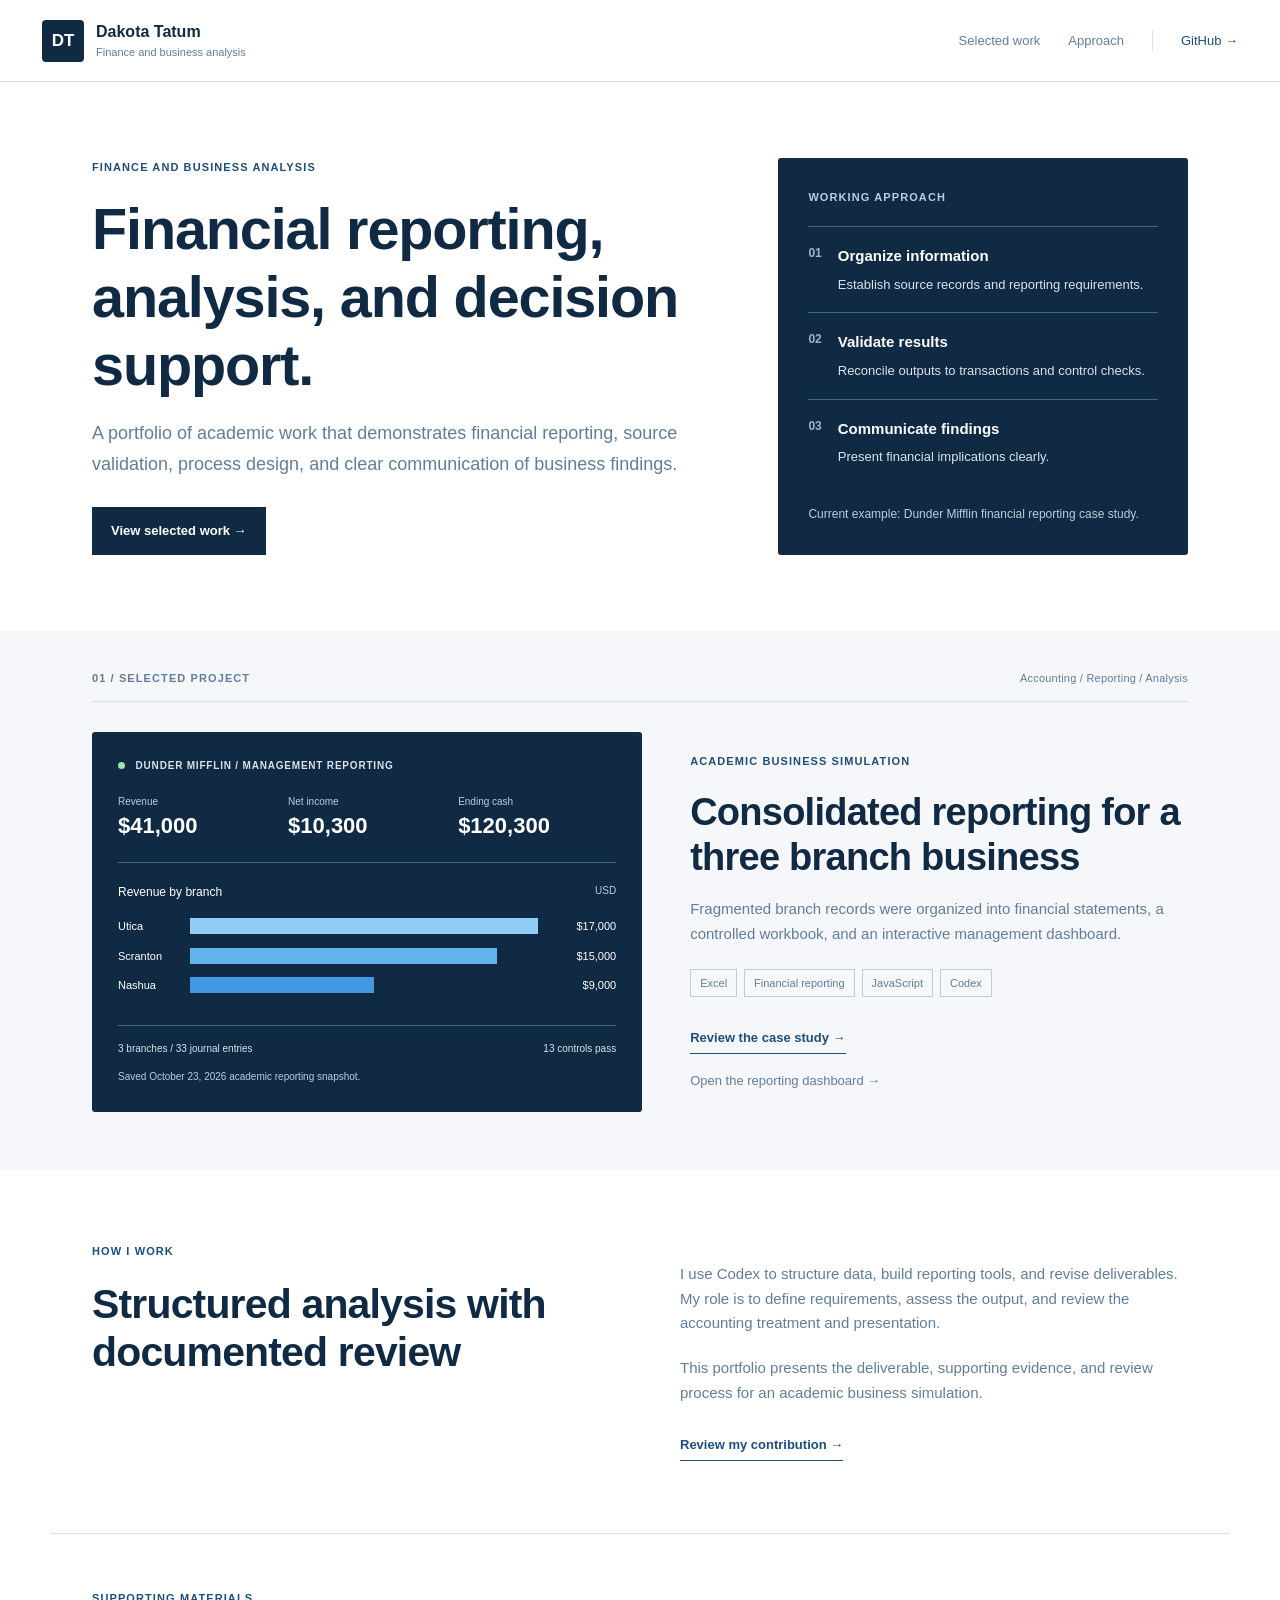
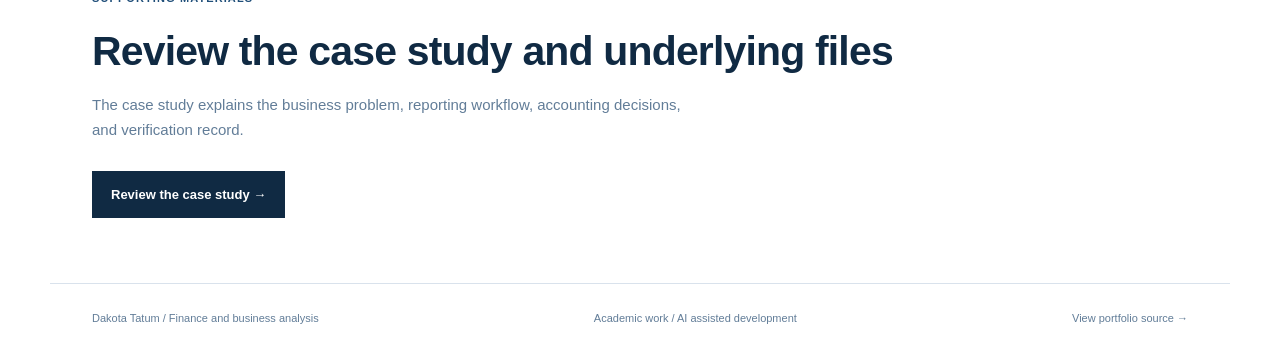
<file: index.html>
<!doctype html><html lang="en"><head><meta charset="utf-8"><meta name="viewport" content="width=device-width,initial-scale=1"><meta name="description" content="Dakota Tatum finance and business analysis portfolio."><meta name="theme-color" content="#102a43"><title>Dakota Tatum | Finance and Business Analysis</title><link rel="icon" href="assets/mark.svg" type="image/svg+xml"><link rel="stylesheet" href="assets/style.css"></head><body><a class="skip" href="#main">Skip to content</a><header class="site-header"><a class="brand" href="index.html"><span class="monogram">DT</span><span>Dakota Tatum<small>Finance and business analysis</small></span></a><nav aria-label="Main navigation"><a href="#work">Selected work</a><a href="#approach">Approach</a><a href="https://github.com/DakotaTatum1">GitHub →</a></nav></header><main id="main"><section class="hero wrap"><div><p class="eyebrow">FINANCE AND BUSINESS ANALYSIS</p><h1>Financial reporting, analysis, and decision support.</h1><p class="lede">A portfolio of academic work that demonstrates financial reporting, source validation, process design, and clear communication of business findings.</p><a class="button" href="#work">View selected work →</a></div><aside class="hero-note"><span class="small-label">WORKING APPROACH</span><div class="process-item"><span>01</span><div><strong>Organize information</strong><p>Establish source records and reporting requirements.</p></div></div><div class="process-item"><span>02</span><div><strong>Validate results</strong><p>Reconcile outputs to transactions and control checks.</p></div></div><div class="process-item"><span>03</span><div><strong>Communicate findings</strong><p>Present financial implications clearly.</p></div></div><p class="note-tail">Current example: Dunder Mifflin financial reporting case study.</p></aside></section><section class="work-section" id="work"><div class="wrap"><div class="section-label"><span>01 / SELECTED PROJECT</span><span>Accounting / Reporting / Analysis</span></div><article class="featured"><a class="project-visual" href="dunder-mifflin/" aria-label="Review the Dunder Mifflin case study"><div class="visual-top"><span class="dot"></span> DUNDER MIFFLIN / MANAGEMENT REPORTING</div><div class="preview-metrics"><div><span>Revenue</span><strong>$41,000</strong></div><div><span>Net income</span><strong>$10,300</strong></div><div><span>Ending cash</span><strong>$120,300</strong></div></div><div class="preview-chart"><p>Revenue by branch <small>USD</small></p><div><span>Utica</span><i style="--bar:100%"></i><b>$17,000</b></div><div><span>Scranton</span><i style="--bar:88.24%"></i><b>$15,000</b></div><div><span>Nashua</span><i style="--bar:52.94%"></i><b>$9,000</b></div></div><div class="visual-bottom"><span>3 branches / 33 journal entries</span><span>13 controls pass</span></div><p class="visual-caption">Saved October 23, 2026 academic reporting snapshot.</p></a><div class="featured-copy"><p class="eyebrow">ACADEMIC BUSINESS SIMULATION</p><h2>Consolidated reporting for a three branch business</h2><p>Fragmented branch records were organized into financial statements, a controlled workbook, and an interactive management dashboard.</p><div class="tags"><span>Excel</span><span>Financial reporting</span><span>JavaScript</span><span>Codex</span></div><a class="text-link" href="dunder-mifflin/">Review the case study →</a><a class="secondary-link" href="demo/">Open the reporting dashboard →</a></div></article></div></section><section id="approach" class="wrap approach"><div><p class="eyebrow">HOW I WORK</p><h2>Structured analysis with documented review</h2></div><div><p>I use Codex to structure data, build reporting tools, and revise deliverables. My role is to define requirements, assess the output, and review the accounting treatment and presentation.</p><p>This portfolio presents the deliverable, supporting evidence, and review process for an academic business simulation.</p><a class="text-link" href="dunder-mifflin/#contribution">Review my contribution →</a></div></section><section class="wrap closing"><p class="eyebrow">SUPPORTING MATERIALS</p><h2>Review the case study and underlying files</h2><p>The case study explains the business problem, reporting workflow, accounting decisions, and verification record.</p><a class="button" href="dunder-mifflin/">Review the case study →</a></section></main><footer class="site-footer"><span>Dakota Tatum / Finance and business analysis</span><span>Academic work / AI assisted development</span><a href="https://github.com/DakotaTatum1/DakotaTatum1.github.io">View portfolio source →</a></footer></body></html>
</file>
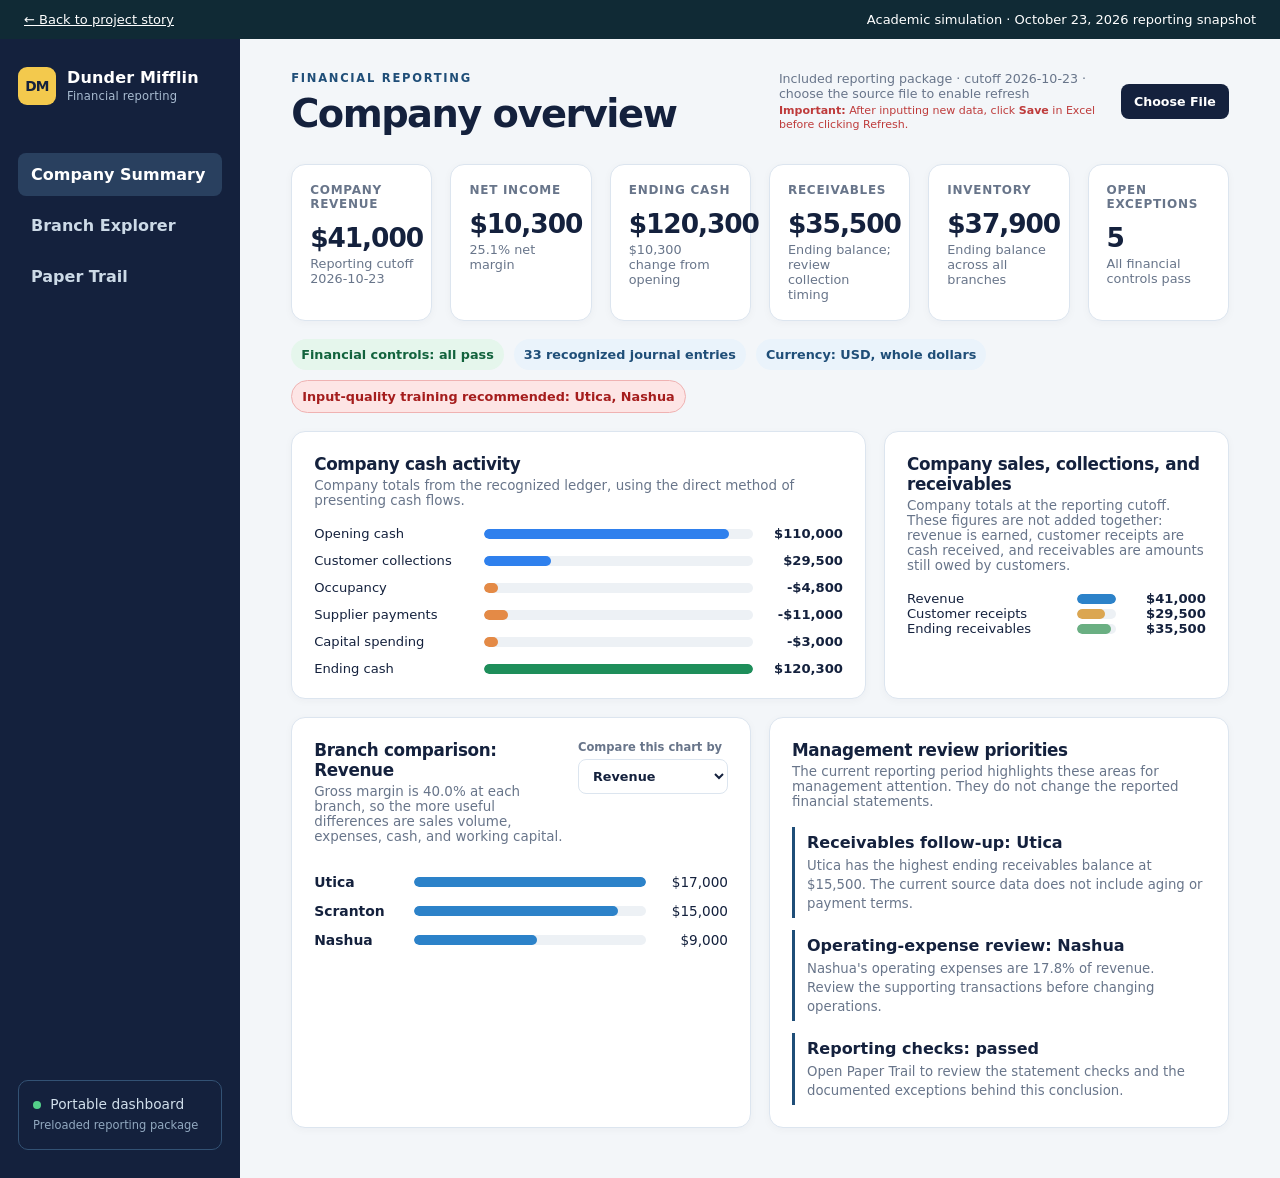
<file: demo/index.html>
<!doctype html>
<html lang="en">
  <head>
    <meta charset="UTF-8" />
    <meta name="viewport" content="width=device-width, initial-scale=1.0" />
    <title>Dunder Mifflin | Financial Reporting Dashboard</title>
    <link rel="stylesheet" href="public/styles.css" />
  <style>.portfolio-return{display:flex;justify-content:space-between;gap:16px;padding:12px 24px;background:#102a35;color:#fff;font:13px system-ui}.portfolio-return a{color:#fff}.app-shell{min-height:calc(100vh - 44px)}@media(max-width:650px){.portfolio-return{flex-direction:column;gap:4px}}</style></head>
  <body data-mode="portable"><div class="portfolio-return"><a href="../dunder-mifflin/">&larr; Back to project story</a><span>Academic simulation &middot; October 23, 2026 reporting snapshot</span></div>
    <div class="app-shell">
      <aside class="sidebar">
        <div class="brand"><span class="brand-mark">DM</span><span>Dunder Mifflin<br /><small>Financial reporting</small></span></div>
        <nav aria-label="Dashboard sections"><button class="nav-button active" data-view="overview">Company Summary</button><button class="nav-button" data-view="branches">Branch Explorer</button><button class="nav-button" data-view="trail">Paper Trail</button></nav>
        <div class="sidebar-note"><span class="pulse"></span> Portable dashboard<br /><small>Preloaded reporting package</small></div>
      </aside>
      <main class="main-content">
        <header class="topbar">
          <div><p class="eyebrow">FINANCIAL REPORTING</p><h1 id="page-title">Company overview</h1></div>
          <div class="header-actions"><div class="refresh-box"><div class="refresh-status-wrap"><span id="refresh-label">Loading the included reporting package…</span><small class="refresh-note"><strong>Important:</strong> After inputting new data, click <strong>Save</strong> in Excel before clicking Refresh.</small></div><input id="workbook-picker" type="file" accept=".xlsx,application/vnd.openxmlformats-officedocument.spreadsheetml.sheet" hidden /><button id="refresh-button" class="refresh-button">Choose File</button></div></div>
        </header>
        <section id="overview-view" class="view active"></section><section id="branches-view" class="view"></section><section id="trail-view" class="view"></section>
      </main>
    </div>
    <script src="portable-data.js"></script>
    <script src="portable-xlsx-loader.js"></script>
    <script src="public/app.js"></script>
  </body>
</html>
</file>
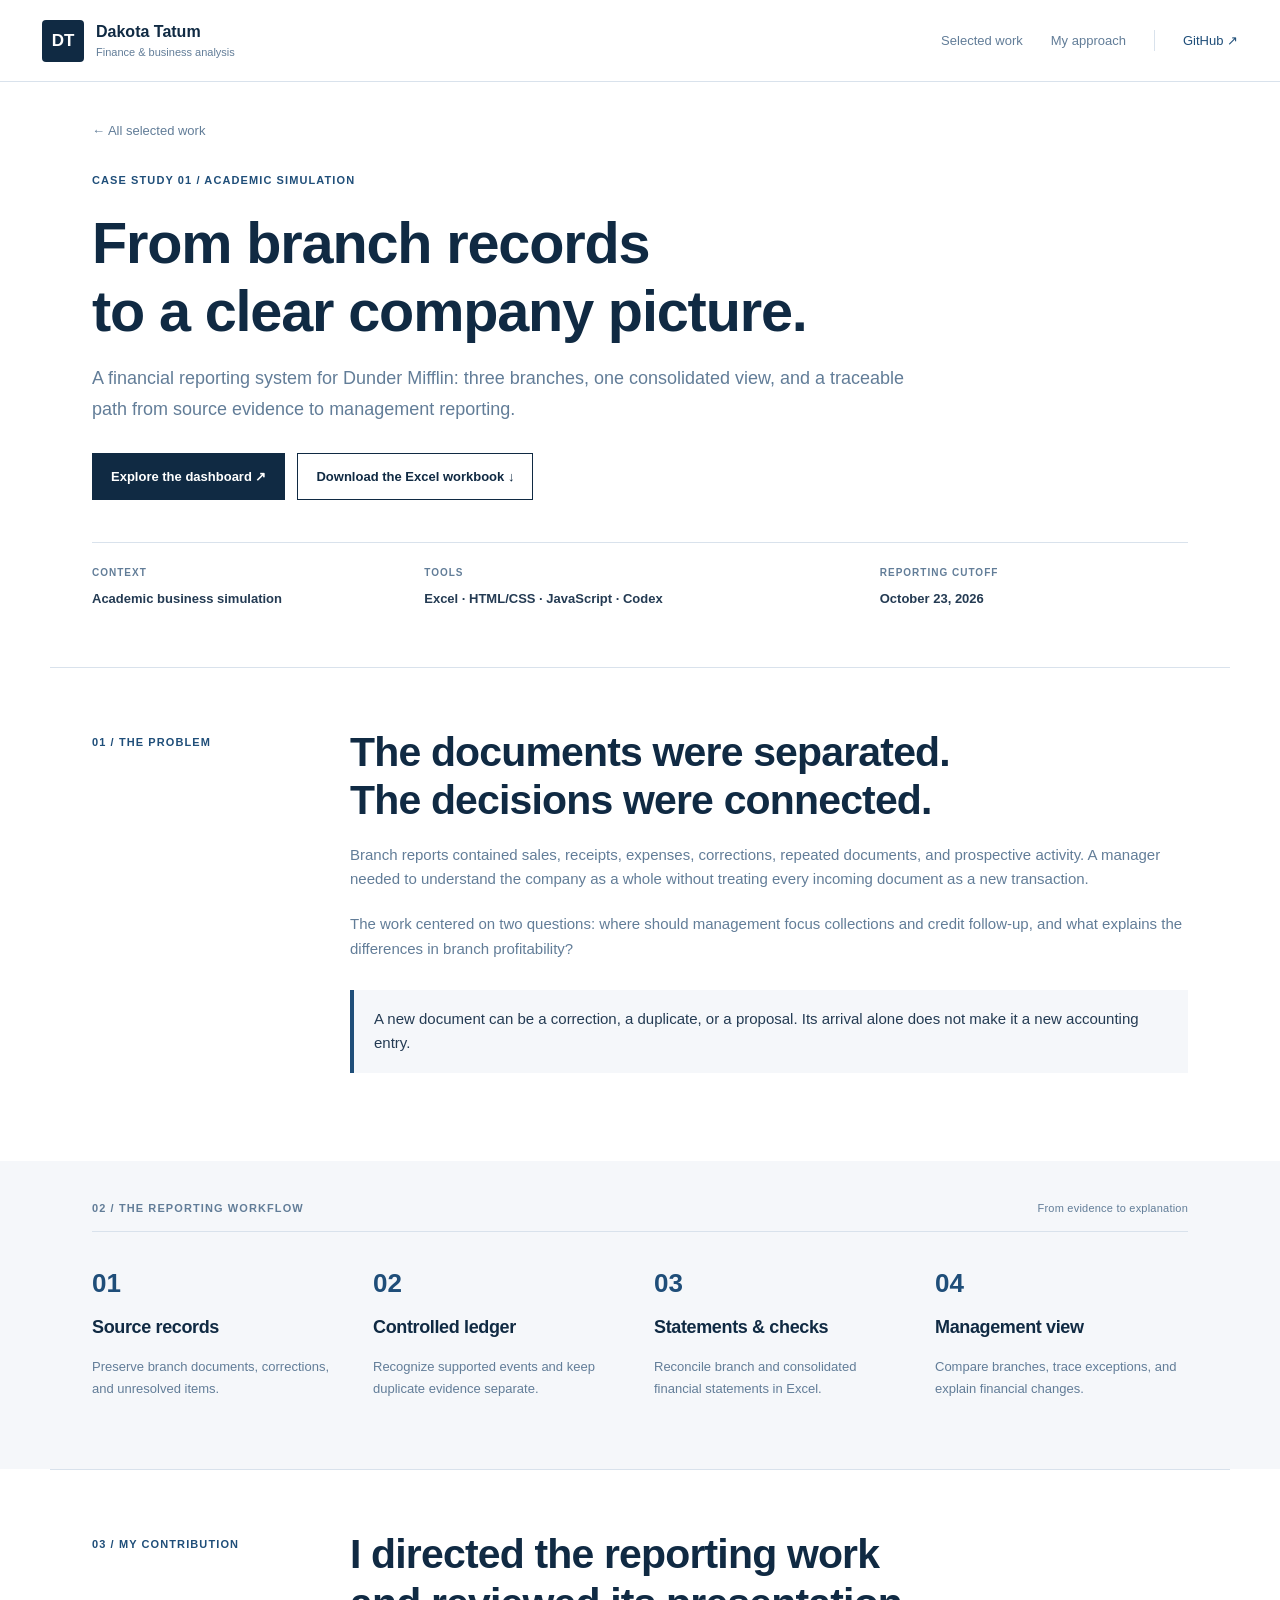
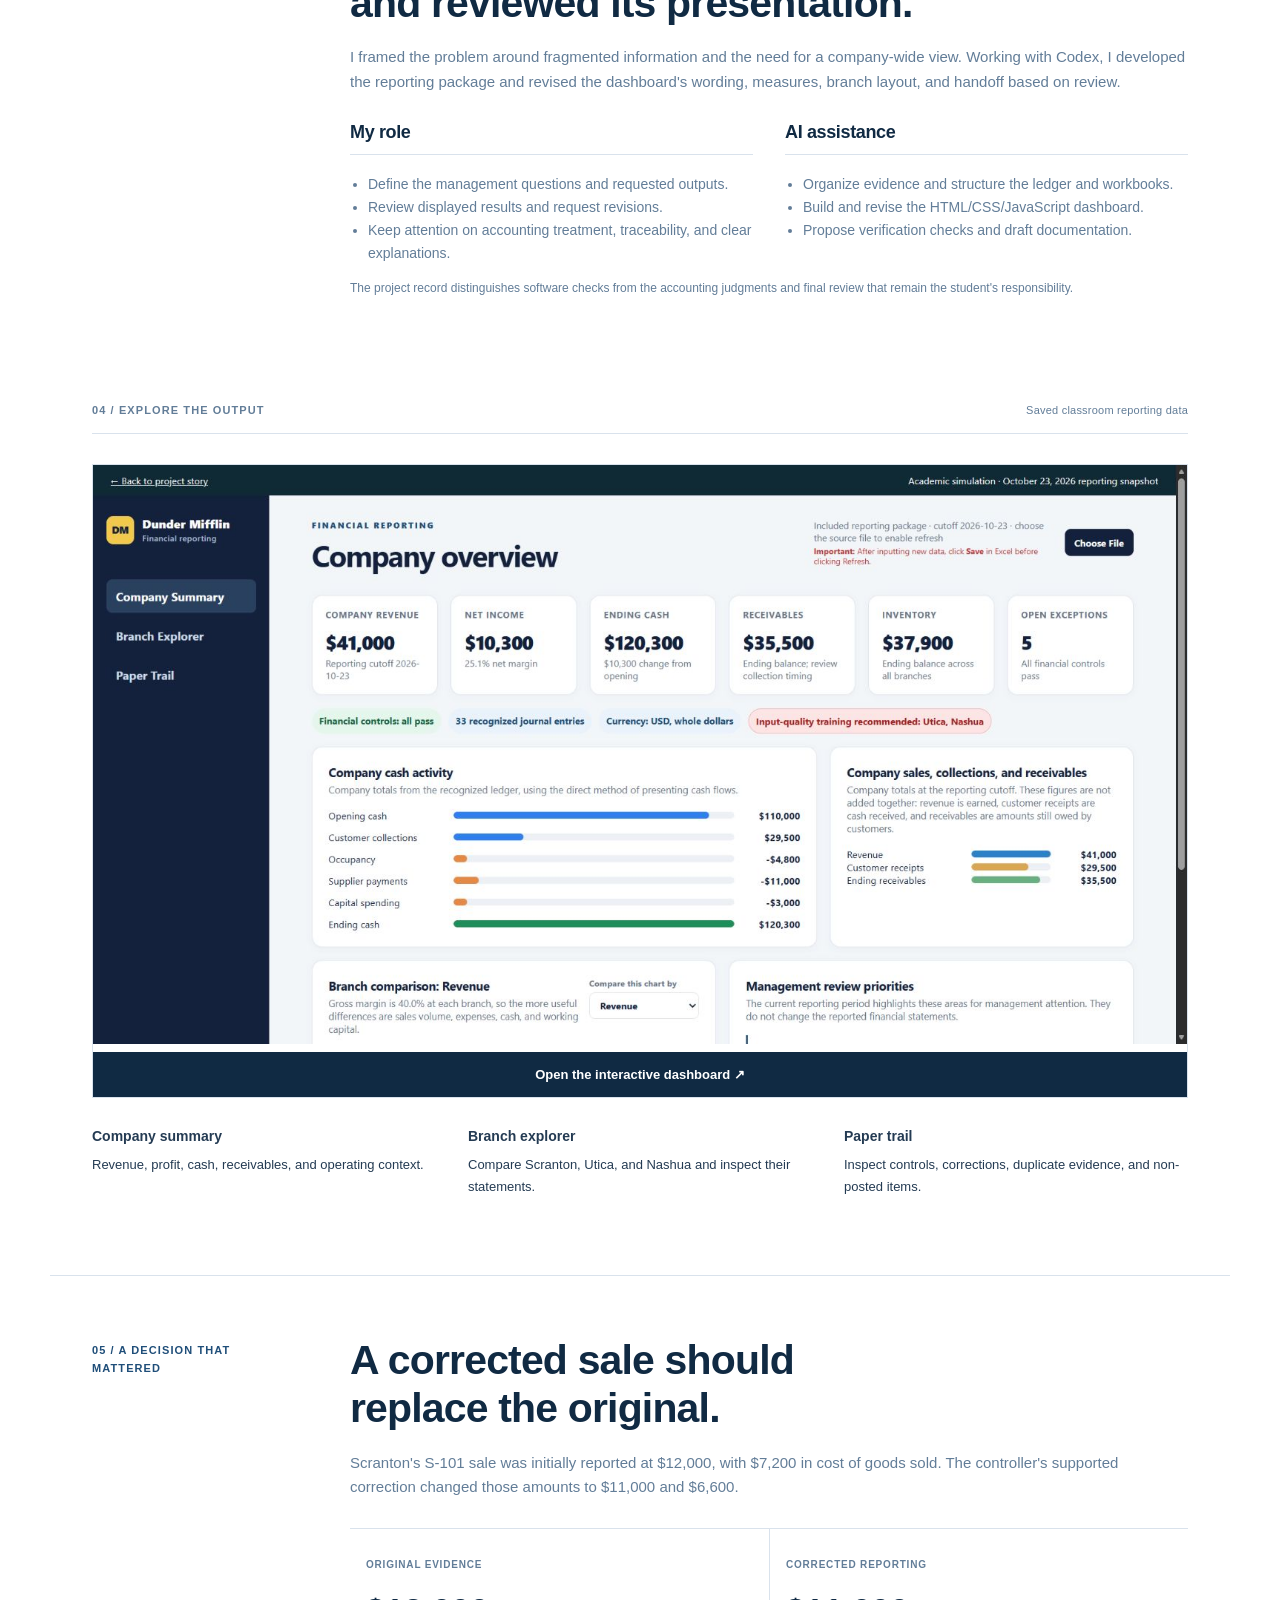
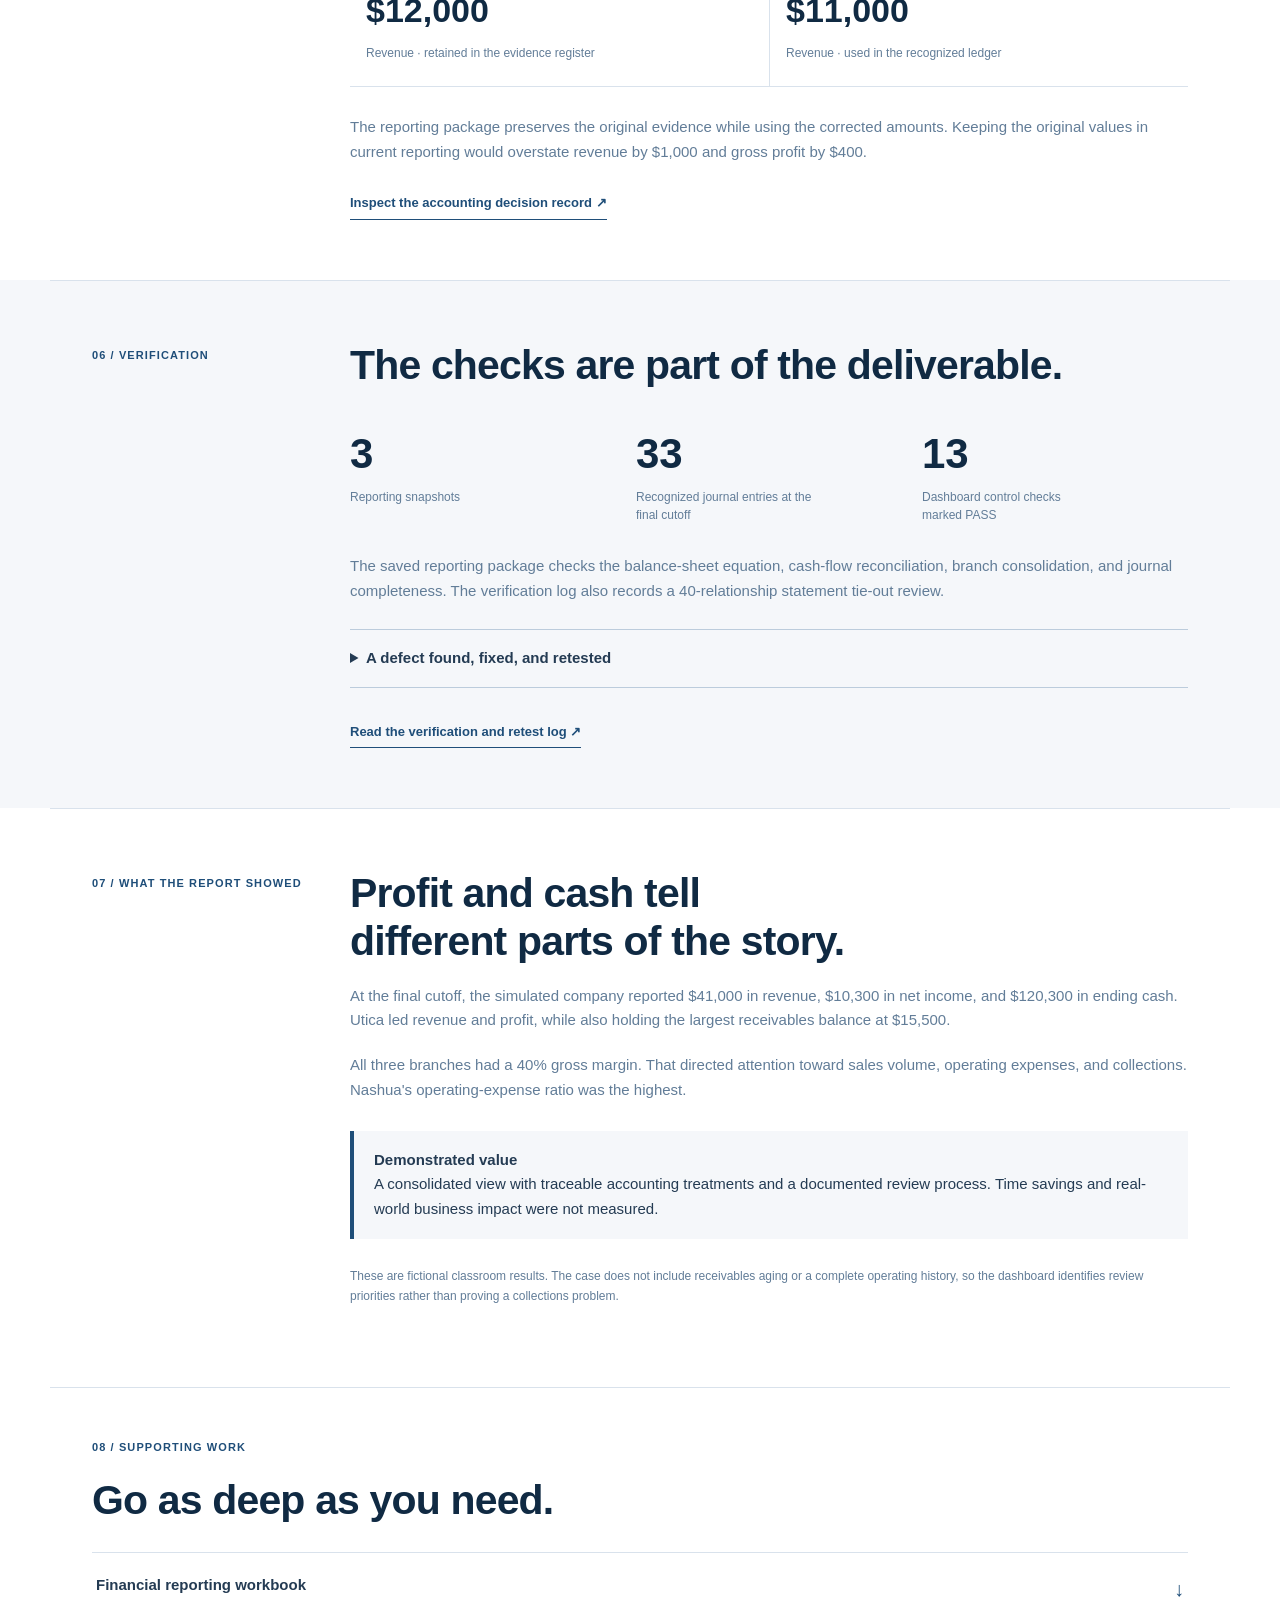
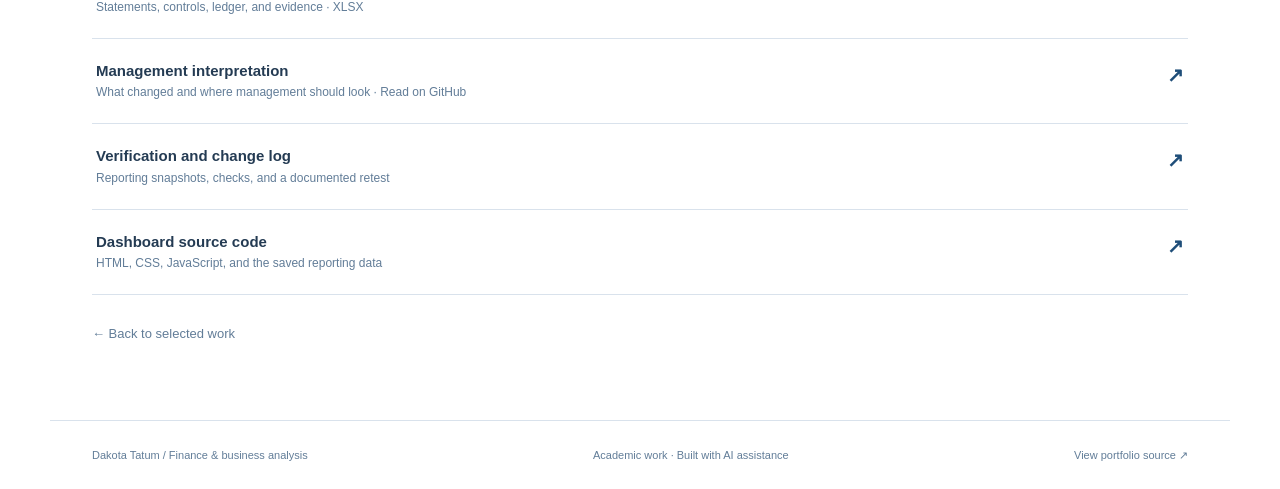
<file: dunder-mifflin/index.html>
<!doctype html><html lang="en"><head><meta charset="utf-8"><meta name="viewport" content="width=device-width,initial-scale=1"><meta name="description" content="How fragmented branch records became a consolidated reporting workbook and dashboard, with documented accounting decisions and checks."><meta name="theme-color" content="#102a35"><title>Dunder Mifflin financial reporting | Dakota Tatum</title><link rel="icon" href="../assets/mark.svg" type="image/svg+xml"><link rel="stylesheet" href="../assets/style.css"></head><body><a class="skip" href="#main">Skip to content</a><header class="site-header"><a class="brand" href="../index.html"><span class="monogram">DT</span><span>Dakota Tatum<small>Finance &amp; business analysis</small></span></a><nav aria-label="Main navigation"><a href="../index.html#work">Selected work</a><a href="../index.html#approach">My approach</a><a href="https://github.com/DakotaTatum1">GitHub <span aria-hidden="true">↗</span></a></nav></header><main id="main"><section class="case-hero wrap"><a class="back" href="../index.html#work">← All selected work</a><p class="eyebrow">CASE STUDY 01 / ACADEMIC SIMULATION</p><h1>From branch records<br>to a clear company picture.</h1><p class="lede">A financial reporting system for Dunder Mifflin: three branches, one consolidated view, and a traceable path from source evidence to management reporting.</p><div class="actions"><a class="button" href="../demo/">Explore the dashboard ↗</a><a class="button outline" href="../evidence/reporting-workbook.xlsx" download>Download the Excel workbook ↓</a></div><div class="case-meta"><div><span>CONTEXT</span><strong>Academic business simulation</strong></div><div><span>TOOLS</span><strong>Excel · HTML/CSS · JavaScript · Codex</strong></div><div><span>REPORTING CUTOFF</span><strong>October 23, 2026</strong></div></div></section><section class="wrap story-grid"><div class="section-number">01 / THE PROBLEM</div><div><h2>The documents were separated.<br>The decisions were connected.</h2><p>Branch reports contained sales, receipts, expenses, corrections, repeated documents, and prospective activity. A manager needed to understand the company as a whole without treating every incoming document as a new transaction.</p><p>The work centered on two questions: where should management focus collections and credit follow-up, and what explains the differences in branch profitability?</p><div class="callout">A new document can be a correction, a duplicate, or a proposal. Its arrival alone does not make it a new accounting entry.</div></div></section><section class="tinted"><div class="wrap"><div class="section-label"><span>02 / THE REPORTING WORKFLOW</span><span>From evidence to explanation</span></div><div class="workflow"><article><span>01</span><h3>Source records</h3><p>Preserve branch documents, corrections, and unresolved items.</p></article><article><span>02</span><h3>Controlled ledger</h3><p>Recognize supported events and keep duplicate evidence separate.</p></article><article><span>03</span><h3>Statements &amp; checks</h3><p>Reconcile branch and consolidated financial statements in Excel.</p></article><article><span>04</span><h3>Management view</h3><p>Compare branches, trace exceptions, and explain financial changes.</p></article></div></div></section><section class="wrap story-grid" id="contribution"><div class="section-number">03 / MY CONTRIBUTION</div><div><h2>I directed the reporting work<br>and reviewed its presentation.</h2><p>I framed the problem around fragmented information and the need for a company-wide view. Working with Codex, I developed the reporting package and revised the dashboard's wording, measures, branch layout, and handoff based on review.</p><div class="two-columns"><article><h3>My role</h3><ul><li>Define the management questions and requested outputs.</li><li>Review displayed results and request revisions.</li><li>Keep attention on accounting treatment, traceability, and clear explanations.</li></ul></article><article><h3>AI assistance</h3><ul><li>Organize evidence and structure the ledger and workbooks.</li><li>Build and revise the HTML/CSS/JavaScript dashboard.</li><li>Propose verification checks and draft documentation.</li></ul></article></div><p class="small">The project record distinguishes software checks from the accounting judgments and final review that remain the student's responsibility.</p></div></section><section class="wrap evidence-feature"><div class="section-label"><span>04 / EXPLORE THE OUTPUT</span><span>Saved classroom reporting data</span></div><a class="dashboard-shot" href="../demo/"><img src="../assets/dashboard.jpg" alt="Dunder Mifflin dashboard showing company revenue, profit, cash, branch comparisons, and financial controls" loading="lazy"><span>Open the interactive dashboard ↗</span></a><div class="output-guide"><div><strong>Company summary</strong><p>Revenue, profit, cash, receivables, and operating context.</p></div><div><strong>Branch explorer</strong><p>Compare Scranton, Utica, and Nashua and inspect their statements.</p></div><div><strong>Paper trail</strong><p>Inspect controls, corrections, duplicate evidence, and non-posted items.</p></div></div></section><section class="wrap story-grid"><div class="section-number">05 / A DECISION THAT MATTERED</div><div><h2>A corrected sale should<br>replace the original.</h2><p>Scranton's S-101 sale was initially reported at $12,000, with $7,200 in cost of goods sold. The controller's supported correction changed those amounts to $11,000 and $6,600.</p><div class="comparison"><div><span>ORIGINAL EVIDENCE</span><strong>$12,000</strong><p>Revenue · retained in the evidence register</p></div><div><span>CORRECTED REPORTING</span><strong>$11,000</strong><p>Revenue · used in the recognized ledger</p></div></div><p>The reporting package preserves the original evidence while using the corrected amounts. Keeping the original values in current reporting would overstate revenue by $1,000 and gross profit by $400.</p><a class="text-link" href="https://github.com/DakotaTatum1/DakotaTatum1.github.io/blob/main/evidence/accounting-decisions.md">Inspect the accounting decision record ↗</a></div></section><section class="tinted"><div class="wrap story-grid"><div class="section-number">06 / VERIFICATION</div><div><h2>The checks are part of the deliverable.</h2><div class="stat-row"><div><strong>3</strong><span>Reporting snapshots</span></div><div><strong>33</strong><span>Recognized journal entries at the final cutoff</span></div><div><strong>13</strong><span>Dashboard control checks marked PASS</span></div></div><p>The saved reporting package checks the balance-sheet equation, cash-flow reconciliation, branch consolidation, and journal completeness. The verification log also records a 40-relationship statement tie-out review.</p><details><summary>A defect found, fixed, and retested</summary><p>An early snapshot-generation pass retained late rows and compared timestamps rather than business dates. That could allow post-cutoff activity into an earlier report.</p><p>The generator was changed to remove imported tables before writing filtered rows and to compare ISO business dates. The retest checked entry counts, cutoff dates, the utility accrual, and the original versus corrected sale amounts.</p><p>The October 9 snapshot contains 24 recognized entries; October 16 contains 30. Both preserved the appropriate information available at their cutoff.</p></details><a class="text-link" href="https://github.com/DakotaTatum1/DakotaTatum1.github.io/blob/main/evidence/verification-and-changes.md">Read the verification and retest log ↗</a></div></div></section><section class="wrap story-grid"><div class="section-number">07 / WHAT THE REPORT SHOWED</div><div><h2>Profit and cash tell<br>different parts of the story.</h2><p>At the final cutoff, the simulated company reported $41,000 in revenue, $10,300 in net income, and $120,300 in ending cash. Utica led revenue and profit, while also holding the largest receivables balance at $15,500.</p><p>All three branches had a 40% gross margin. That directed attention toward sales volume, operating expenses, and collections. Nashua's operating-expense ratio was the highest.</p><div class="callout"><strong>Demonstrated value</strong><br>A consolidated view with traceable accounting treatments and a documented review process. Time savings and real-world business impact were not measured.</div><p class="small">These are fictional classroom results. The case does not include receivables aging or a complete operating history, so the dashboard identifies review priorities rather than proving a collections problem.</p></div></section><section class="wrap artifacts" id="evidence"><p class="eyebrow">08 / SUPPORTING WORK</p><h2>Go as deep as you need.</h2><div class="file-list"><a href="../evidence/reporting-workbook.xlsx" download><span><strong>Financial reporting workbook</strong><small>Statements, controls, ledger, and evidence · XLSX</small></span><b>↓</b></a><a href="https://github.com/DakotaTatum1/DakotaTatum1.github.io/blob/main/evidence/management-note.md"><span><strong>Management interpretation</strong><small>What changed and where management should look · Read on GitHub</small></span><b>↗</b></a><a href="https://github.com/DakotaTatum1/DakotaTatum1.github.io/blob/main/evidence/verification-and-changes.md"><span><strong>Verification and change log</strong><small>Reporting snapshots, checks, and a documented retest</small></span><b>↗</b></a><a href="https://github.com/DakotaTatum1/DakotaTatum1.github.io/tree/main/demo"><span><strong>Dashboard source code</strong><small>HTML, CSS, JavaScript, and the saved reporting data</small></span><b>↗</b></a></div><a class="back bottom-back" href="../index.html#work">← Back to selected work</a></section></main><footer class="site-footer"><span>Dakota Tatum <span class="muted">/ Finance &amp; business analysis</span></span><span>Academic work · Built with AI assistance</span><a href="https://github.com/DakotaTatum1/DakotaTatum1.github.io">View portfolio source ↗</a></footer></body></html>
</file>
<file: assets/style.css>
:root{--navy:#102a43;--blue:#1f4e79;--ink:#243b53;--muted:#627d98;--line:#d9e2ec;--surface:#f5f7fa;--white:#fff}*{box-sizing:border-box}html{scroll-behavior:smooth;scroll-padding-top:92px}body{margin:0;color:var(--ink);background:var(--white);font:15px/1.65 Arial,Helvetica,sans-serif}a{color:inherit;text-decoration:none}a:hover{text-decoration:underline;text-underline-offset:4px}a:focus-visible,summary:focus-visible{outline:3px solid #63b3ed;outline-offset:4px}h1,h2,h3{margin:0 0 18px;color:var(--navy);font-weight:700;line-height:1.18;letter-spacing:-.02em}h1{font-size:clamp(38px,4.5vw,64px)}h2{font-size:clamp(28px,3.2vw,42px)}h3{font-size:18px}p{margin:0 0 20px}.wrap{max-width:1180px;margin:0 auto;padding-left:42px;padding-right:42px}.site-header{height:82px;max-width:1280px;margin:auto;padding:0 42px;border-bottom:1px solid var(--line);display:flex;align-items:center;justify-content:space-between;gap:28px;background:#fff}.brand{display:flex;align-items:center;gap:12px;color:var(--navy);font-weight:700;font-size:16px;line-height:1.25}.brand:hover{text-decoration:none}.brand small{display:block;color:var(--muted);font-size:11px;font-weight:400;margin-top:4px}.monogram{display:grid;place-items:center;width:42px;height:42px;border-radius:4px;background:var(--navy);color:#fff;font-weight:700;font-size:17px}nav{display:flex;align-items:center;gap:28px;color:var(--muted);font-size:13px}nav a:last-child{border-left:1px solid var(--line);padding-left:28px;color:var(--blue)}.eyebrow,.small-label,.section-label,.section-number,.case-meta span{font-size:11px;font-weight:700;letter-spacing:.1em;text-transform:uppercase}.eyebrow{color:var(--blue);margin-bottom:20px}.small-label{display:block;color:#bcccdc;margin-bottom:20px}.hero{padding-top:76px;padding-bottom:76px;display:grid;grid-template-columns:1.2fr .8fr;gap:72px;align-items:center}.hero h1{max-width:700px}.hero h1 em{font-style:normal;color:var(--blue)}.lede{max-width:650px;color:var(--muted);font-size:18px;line-height:1.7}.button{display:inline-flex;align-items:center;justify-content:center;gap:18px;margin-top:8px;padding:12px 18px;border:1px solid var(--navy);background:var(--navy);color:#fff;font-size:13px;font-weight:700}.button:hover{background:var(--blue);text-decoration:none}.button.outline{background:#fff;color:var(--navy)}.button.outline:hover{background:var(--surface)}.hero-note{padding:30px;background:var(--navy);color:#fff;border-radius:3px}.process-item{display:flex;gap:16px;padding:17px 0;border-top:1px solid #486581}.process-item>span{color:#9fb3c8;font-size:12px;font-weight:700}.process-item strong{font-size:15px}.process-item p{color:#d9e2ec;font-size:13px;margin:5px 0 0}.note-tail{color:#bcccdc;font-size:12px;margin:20px 0 0}.work-section,.tinted{background:var(--surface)}.work-section{padding:38px 0 58px}.section-label{display:flex;justify-content:space-between;gap:20px;padding-bottom:14px;border-bottom:1px solid var(--line);margin-bottom:30px;color:var(--muted)}.section-label span:last-child{font-weight:400;letter-spacing:.02em;text-transform:none}.featured{display:grid;grid-template-columns:1.05fr .95fr;gap:48px;align-items:center}.project-visual{display:block;padding:26px;background:var(--navy);color:#fff;border-radius:3px}.project-visual:hover{text-decoration:none;box-shadow:0 10px 28px #102a4330}.visual-top{padding-bottom:20px;color:#d9e2ec;font-size:10px;font-weight:700;letter-spacing:.08em}.dot{display:inline-block;width:7px;height:7px;margin-right:7px;border-radius:50%;background:#9ae6b4}.preview-metrics{display:grid;grid-template-columns:repeat(3,1fr);gap:12px;padding-bottom:20px;border-bottom:1px solid #486581}.preview-metrics span{display:block;color:#bcccdc;font-size:10px}.preview-metrics strong{display:block;font-size:22px;line-height:1.4}.preview-chart{padding:20px 0}.preview-chart p{font-size:12px;margin-bottom:15px}.preview-chart small{float:right;color:#bcccdc}.preview-chart>div{display:grid;grid-template-columns:60px 1fr 66px;gap:12px;align-items:center;margin:11px 0;font-size:11px}.preview-chart i{display:block;width:var(--bar);height:16px;background:#90cdf4}.preview-chart>div:nth-of-type(2) i{background:#63b3ed}.preview-chart>div:nth-of-type(3) i{background:#4299e1}.preview-chart b{font-weight:400;text-align:right}.visual-bottom{display:flex;justify-content:space-between;gap:12px;padding-top:15px;border-top:1px solid #486581;color:#d9e2ec;font-size:10px}.visual-caption{color:#bcccdc;font-size:10px;margin:12px 0 0}.featured-copy>p:not(.eyebrow),.approach>div:last-child,.closing p:not(.eyebrow),.story-grid p{color:var(--muted)}.featured-copy h2{font-size:38px}.tags{display:flex;flex-wrap:wrap;gap:7px;margin:22px 0}.tags span{padding:4px 9px;border:1px solid #bcccdc;color:var(--muted);font-size:11px}.text-link{display:inline-block;margin-top:8px;padding-bottom:5px;border-bottom:1px solid var(--blue);color:var(--blue);font-size:13px;font-weight:700}.secondary-link{display:block;margin-top:16px;color:var(--muted);font-size:13px}.approach{padding-top:72px;padding-bottom:72px;display:grid;grid-template-columns:1fr 1fr;gap:80px}.approach>div:last-child{padding-top:20px}.closing{padding-top:55px;padding-bottom:65px;border-top:1px solid var(--line)}.closing p{max-width:600px}.site-footer{max-width:1180px;margin:auto;padding:25px 42px;border-top:1px solid var(--line);display:flex;justify-content:space-between;flex-wrap:wrap;gap:12px;color:var(--muted);font-size:11px}.skip{position:absolute;top:-60px;left:10px;padding:10px;background:#fff}.skip:focus{top:5px}.back{display:inline-block;margin-bottom:30px;color:var(--muted);font-size:13px}.case-hero{padding-top:36px;padding-bottom:58px}.case-hero h1{max-width:850px}.case-hero .lede{max-width:820px}.actions{display:flex;gap:12px;flex-wrap:wrap}.case-meta{display:grid;grid-template-columns:1fr 1.4fr 1fr;gap:24px;margin-top:42px;padding-top:22px;border-top:1px solid var(--line)}.case-meta span{display:block;color:var(--muted);font-size:10px}.case-meta strong{display:block;margin-top:6px;font-size:13px}.story-grid{display:grid;grid-template-columns:210px 1fr;gap:48px;padding-top:60px;padding-bottom:60px;border-top:1px solid var(--line)}.section-number{padding-top:5px;color:var(--blue)}.callout{margin:28px 0;padding:17px 20px;border-left:4px solid var(--blue);background:var(--surface);color:var(--ink)}.tinted>.wrap:not(.story-grid){padding-top:38px;padding-bottom:50px}.workflow{display:grid;grid-template-columns:repeat(4,1fr);gap:28px}.workflow article>span{display:block;margin-bottom:12px;color:var(--blue);font-size:26px;font-weight:700}.workflow p{color:var(--muted);font-size:13px}.two-columns{display:grid;grid-template-columns:1fr 1fr;gap:32px;margin-top:28px}.two-columns h3{padding-bottom:10px;border-bottom:1px solid var(--line)}.two-columns ul{padding-left:18px;color:var(--muted);font-size:14px}.small{color:var(--muted);font-size:12px}.evidence-feature{padding-top:22px;padding-bottom:58px}.dashboard-shot{display:block;border:1px solid var(--line);background:#fff}.dashboard-shot img{width:100%}.dashboard-shot>span{display:block;padding:12px;text-align:center;background:var(--navy);color:#fff;font-size:13px;font-weight:700}.output-guide{display:grid;grid-template-columns:repeat(3,1fr);gap:32px;padding-top:26px}.output-guide strong{font-size:14px}.output-guide p{margin-top:5px;font-size:13px}.comparison{display:grid;grid-template-columns:1fr 1fr;margin:28px 0;border-top:1px solid var(--line);border-bottom:1px solid var(--line)}.comparison>div{padding:22px 16px}.comparison>div+div{border-left:1px solid var(--line)}.comparison span{color:var(--muted);font-size:10px;font-weight:700;letter-spacing:.08em}.comparison strong{display:block;padding:6px 0;font-size:34px;color:var(--navy)}.comparison p{font-size:12px;margin:0}.stat-row{display:grid;grid-template-columns:repeat(3,1fr);gap:20px;margin:30px 0}.stat-row strong{display:block;color:var(--navy);font-size:42px}.stat-row span{display:block;color:var(--muted);font-size:12px;line-height:1.5;max-width:180px}details{margin:25px 0;padding:16px 0;border-top:1px solid #bcccdc;border-bottom:1px solid #bcccdc}summary{cursor:pointer;font-weight:700}details p{margin:15px 0 0;font-size:13px}.artifacts{padding-top:50px;padding-bottom:45px;border-top:1px solid var(--line)}.file-list{margin-top:28px;border-top:1px solid var(--line)}.file-list>a{display:flex;justify-content:space-between;gap:20px;padding:20px 4px;border-bottom:1px solid var(--line)}.file-list>a:hover{background:var(--surface);text-decoration:none}.file-list strong{display:block;font-size:15px}.file-list small{display:block;color:var(--muted);font-size:12px}.file-list b{color:var(--blue);font-size:20px}.bottom-back{margin-top:28px}@media(max-width:900px){.wrap{padding-left:28px;padding-right:28px}.site-header{padding:0 28px}.hero{gap:34px}.featured{gap:28px}.story-grid{grid-template-columns:150px 1fr;gap:28px}}@media(max-width:680px){.site-header{height:auto;padding:17px 20px;align-items:flex-start}.brand{font-size:14px}.monogram{width:38px;height:38px}.brand small{font-size:10px}nav{max-width:170px;justify-content:flex-end;gap:14px;font-size:12px}nav a:nth-child(2){display:none}nav a:last-child{padding-left:0;border-left:0}.wrap{padding-left:20px;padding-right:20px}.hero{grid-template-columns:1fr;gap:30px;padding-top:48px;padding-bottom:48px}h1{font-size:43px}.lede{font-size:16px}.featured{grid-template-columns:1fr}.featured-copy h2{font-size:34px}.section-label span:last-child{display:none}.preview-metrics strong{font-size:22px}.approach{grid-template-columns:1fr;gap:0;padding-top:50px;padding-bottom:50px}.approach>div:last-child{padding-top:0}.site-footer{display:block;padding:22px 20px}.site-footer>span,.site-footer>a{display:block;margin-bottom:8px}.case-hero{padding-top:28px;padding-bottom:40px}.case-hero h1{font-size:42px}.case-meta{grid-template-columns:1fr;gap:16px;margin-top:30px}.story-grid{grid-template-columns:1fr;gap:14px;padding-top:44px;padding-bottom:44px}.story-grid h2{font-size:32px}.workflow{grid-template-columns:1fr 1fr;gap:22px 18px}.two-columns,.output-guide{grid-template-columns:1fr;gap:12px}.comparison>div{padding:18px 10px}.comparison strong{font-size:30px}.stat-row strong{font-size:35px}.file-list strong{font-size:14px}}
</file>
<file: demo/public/styles.css>
:root { --ink:#14213d; --navy:#1f4e78; --blue:#2f80ed; --sky:#eaf3fb; --paper:#f7f4ed; --line:#dce5ef; --green:#1e8e5a; --amber:#c47b00; --red:#be3b3b; --muted:#68758a; }
* { box-sizing:border-box; }
body { margin:0; color:var(--ink); background:#f3f6f9; font-family:Inter, ui-sans-serif, system-ui, -apple-system, BlinkMacSystemFont, "Segoe UI", sans-serif; }
button { font:inherit; cursor:pointer; }
.app-shell { display:grid; grid-template-columns:240px minmax(0, 1fr); min-height:100vh; }
.sidebar { background:var(--ink); color:#fff; padding:28px 18px; display:flex; flex-direction:column; gap:48px; }
.brand { display:flex; align-items:center; gap:11px; font-weight:800; line-height:1.08; letter-spacing:.01em; }
.brand small { font-weight:500; color:#a8bbd0; font-size:.72rem; }
.brand-mark { display:grid; place-items:center; width:38px; height:38px; background:#f3c94d; color:var(--ink); border-radius:9px; font-size:.86rem; letter-spacing:-.05em; }
.sidebar nav { display:grid; gap:8px; }
.nav-button { width:100%; color:#ccdae7; text-align:left; border:0; padding:12px 13px; border-radius:8px; background:transparent; font-weight:650; }
.nav-button:hover, .nav-button.active { color:#fff; background:#29405f; }
.sidebar-note { margin-top:auto; color:#d1dfeb; padding:14px; border:1px solid #335274; border-radius:10px; font-size:.86rem; line-height:1.45; }
.sidebar-note small { color:#92a9c0; }.pulse { display:inline-block; width:8px; height:8px; border-radius:50%; background:#53d08a; margin-right:5px; }
.main-content { padding:32px clamp(20px,4vw,58px) 50px; max-width:1560px; width:100%; margin:auto; }
.topbar { display:flex; justify-content:space-between; align-items:flex-start; gap:18px; margin-bottom:28px; }.eyebrow { margin:0 0 6px; color:var(--navy); font-size:.72rem; letter-spacing:.15em; font-weight:800; }.topbar h1 { margin:0; font-size:clamp(1.8rem,3vw,2.5rem); letter-spacing:-.04em; }
.header-actions { display:flex; align-items:flex-end; gap:14px; }.filter-control { display:grid; gap:5px; color:var(--muted); font-size:.72rem; font-weight:750; }.filter-control select { min-width:150px; background:#fff; border:1px solid var(--line); color:var(--ink); border-radius:8px; padding:9px 10px; font:inherit; }.refresh-box { display:flex; align-items:center; gap:12px; color:var(--muted); font-size:.79rem; }.refresh-status-wrap { display:grid; gap:3px; max-width:330px; }.refresh-note { color:var(--red); font-size:.69rem; line-height:1.25; }.refresh-actions { display:flex; gap:8px; }.refresh-button,.secondary-button { border-radius:8px; padding:10px 13px; font-weight:700; }.refresh-button { background:var(--ink); color:#fff; border:0; }.secondary-button { background:#fff; color:var(--ink); border:1px solid var(--line); }.refresh-button:disabled,.secondary-button:disabled { opacity:.65; cursor:wait; }
.view { display:none; }.view.active { display:block; }.grid { display:grid; gap:18px; }.metrics { grid-template-columns:repeat(6,minmax(0,1fr)); }.metric-card,.panel,.branch-card { background:#fff; border:1px solid var(--line); border-radius:14px; box-shadow:0 2px 9px rgba(20,33,61,.035); }.metric-card { padding:18px; min-height:126px; }.metric-card .label,.section-label { color:var(--muted); font-size:.75rem; font-weight:750; text-transform:uppercase; letter-spacing:.06em; }.metric-card .value { margin:11px 0 3px; font-size:1.65rem; font-weight:800; letter-spacing:-.04em; }.metric-card .sub { color:var(--muted); font-size:.8rem; }.panel { padding:22px; }.panel h2 { margin:0 0 4px; font-size:1.05rem; letter-spacing:-.02em; }.panel .note { color:var(--muted); margin:0 0 18px; font-size:.84rem; }.overview-grid { grid-template-columns:1.25fr .75fr; margin-top:18px; }.comparison-grid { grid-template-columns:1fr 1fr; margin-top:18px; }
.status-strip { margin-top:18px; display:flex; flex-wrap:wrap; gap:10px; }.status-chip { padding:8px 10px; border-radius:999px; font-size:.8rem; font-weight:700; background:var(--sky); color:var(--navy); }.status-chip.ok { background:#e5f6ec; color:#12633d; }.status-chip.warn { background:#fff4d6; color:#8d5e00; }.status-chip.critical { background:#fde5e5; color:#a51d1d; border:1px solid #efb2b2; }
.waterfall { display:grid; gap:12px; }.water-row { display:grid; grid-template-columns:160px 1fr 80px; align-items:center; gap:10px; font-size:.82rem; }.water-bar-track,.bar-track { height:10px; background:#edf1f5; border-radius:99px; overflow:hidden; }.water-bar { height:100%; border-radius:99px; background:var(--blue); }.water-bar.outflow { background:#e48a46; }.water-bar.ending { background:var(--green); }.water-value { text-align:right; font-variant-numeric:tabular-nums; font-weight:700; }
.branch-list { display:grid; gap:13px; }.branch-compare { display:grid; grid-template-columns:88px 1fr 70px; gap:12px; align-items:center; font-size:.85rem; }.branch-compare strong { font-size:.87rem; }.branch-compare .amount { text-align:right; font-variant-numeric:tabular-nums; }.margin-fill { background:#2c82c9; }.income-fill { background:#6aaf82; }.cash-fill { background:#dba651; }
.branches-layout { display:grid; gap:18px; }.branch-tabs { display:grid; grid-template-columns:repeat(3,minmax(0,1fr)); gap:10px; }.branch-tab { padding:15px 17px; background:#fff; border:1px solid var(--line); border-radius:12px; text-align:left; }.branch-tab.active { border-color:var(--navy); box-shadow:0 0 0 3px #dbeafa; }.branch-tab .tab-meta { display:flex; justify-content:space-between; gap:10px; margin-top:8px; color:var(--muted); font-size:.78rem; }.branch-header { display:flex; justify-content:space-between; align-items:start; gap:12px; }.branch-header h2 { margin:0; font-size:1.65rem; }.branch-toolbar { display:flex; align-items:center; justify-content:flex-end; margin-bottom:12px; gap:10px; }.comparison-grid .branch-toolbar { justify-content:space-between; align-items:flex-start; }.branch-toolbar select,.trail-filter { background:#fff; border:1px solid var(--line); border-radius:8px; padding:8px 10px; color:var(--ink); font:inherit; font-size:.8rem; }.action-callout { display:grid; gap:4px; max-width:390px; padding:10px 12px; border:1px solid #f1d2c8; border-radius:9px; background:#fff9f5; color:#8f3a20; font-size:.8rem; }.action-callout small { color:#765544; line-height:1.35; }.action-callout.ok { background:#eaf7ef; border-color:#b9e2c8; color:#176841; }.action-callout.ok small { color:#3f6e53; }.branch-scorecard,.branch-profile { margin-top:18px; }.scorecard-heading,.profile-heading { display:flex; justify-content:space-between; align-items:end; gap:18px; margin-bottom:8px; }.scorecard-heading h2,.profile-heading h2 { margin:0; font-size:1.1rem; }.scorecard-heading .note,.profile-heading .note { max-width:370px; margin:0; text-align:right; }.scorecard-list { border-top:1px solid var(--line); }.scorecard-row { display:grid; grid-template-columns:minmax(150px,.9fr) minmax(155px,1fr) minmax(230px,1.5fr); align-items:center; gap:18px; padding:10px 0; border-bottom:1px solid #edf1f5; font-size:.84rem; }.scorecard-row span { color:#566273; font-weight:700; }.scorecard-row strong { font-variant-numeric:tabular-nums; }.scorecard-row small { color:var(--muted); line-height:1.35; }.scorecard-note { margin:12px 0 0; color:var(--muted); font-size:.8rem; }.profile-chart { display:block; width:100%; max-height:270px; overflow:visible; }.profile-grid line { stroke:#dce5ef; stroke-dasharray:4 4; }.profile-grid text { fill:#68758a; font-size:11px; }.profile-series path { fill:none; stroke-width:2.5; stroke-linecap:round; stroke-linejoin:round; }.profile-series.dimmed { opacity:.28; }.profile-series.selected path { stroke-width:4.5; }.profile-axis-label { fill:#566273; font-size:12px; font-weight:700; }.profile-legend { display:flex; flex-wrap:wrap; gap:16px; margin:2px 0 0 64px; color:var(--muted); font-size:.79rem; }.profile-legend span { display:inline-flex; align-items:center; gap:6px; }.profile-legend .selected { color:var(--ink); font-weight:800; }.profile-legend i { width:10px; height:10px; border-radius:50%; }.small-card { padding:14px; background:var(--paper); border-radius:9px; }.small-card .amount { margin-top:7px; font-size:1.25rem; font-weight:800; }.split-panel { display:grid; grid-template-columns:1fr 1fr; gap:18px; margin-top:18px; }.decision-list { display:grid; gap:12px; }.decision-item { border-left:3px solid var(--navy); padding:6px 0 6px 12px; }.decision-item strong { display:block; margin-bottom:3px; }.decision-item span { color:var(--muted); font-size:.83rem; }.table-wrap { overflow:auto; }.data-table { border-collapse:collapse; width:100%; font-size:.78rem; }.data-table th { text-align:left; color:var(--muted); font-size:.69rem; text-transform:uppercase; letter-spacing:.05em; border-bottom:1px solid var(--line); padding:0 8px 10px; }.data-table td { padding:10px 8px; border-bottom:1px solid #edf1f5; vertical-align:top; }.data-table td.num { text-align:right; font-variant-numeric:tabular-nums; }.compact-text { max-width:220px; color:#566273; }.tag { display:inline-block; padding:4px 7px; background:var(--sky); color:var(--navy); border-radius:5px; font-size:.7rem; font-weight:750; }.pass { color:var(--green); font-weight:800; }.review { color:var(--red); font-weight:800; }
.statement-section { margin-top:18px; }.section-heading { display:flex; justify-content:space-between; align-items:end; gap:18px; margin:0 0 10px; }.section-heading h2 { margin:0; font-size:1.1rem; }.section-heading .note { max-width:360px; margin:0; text-align:right; }.statement-grid { display:grid; grid-template-columns:repeat(3, minmax(0, 1fr)); gap:18px; }.statement-card { padding:18px; }.statement-card h3 { margin:0 0 14px; font-size:1rem; }.statement-list { display:grid; gap:0; }.statement-row { display:flex; justify-content:space-between; gap:12px; padding:8px 0; border-bottom:1px solid #edf1f5; font-size:.82rem; }.statement-row span { color:#566273; }.statement-row strong { font-variant-numeric:tabular-nums; text-align:right; }.statement-row.subtotal { border-top:1px solid var(--line); margin-top:4px; padding-top:10px; }.statement-row.total { color:var(--navy); border-top:2px solid var(--navy); margin-top:6px; padding-top:10px; font-size:.9rem; }.statement-row.total span { color:var(--navy); font-weight:800; }.statement-check { margin:12px 0 0; font-size:.78rem; text-align:right; }
.trail-readout { display:grid; gap:4px; margin-bottom:18px; padding:14px 16px; border:1px solid #b9e2c8; border-left:5px solid var(--green); border-radius:10px; background:#eaf7ef; color:#176841; }.trail-readout strong { font-size:.92rem; }.trail-readout span { color:#3f6e53; font-size:.83rem; line-height:1.4; }.trail-readout.review { background:#fff4d6; border-color:#f0d48c; border-left-color:var(--amber); color:#805a00; }.trail-summary { grid-template-columns:repeat(5,1fr); margin-bottom:18px; }.trail-item { padding:16px; border-left:4px solid var(--navy); background:#fff; border-radius:0 10px 10px 0; }.trail-item strong { display:block; font-size:1.45rem; margin:6px 0 4px; }.trail-item small { color:var(--muted); font-size:.72rem; line-height:1.35; }.exception-card { padding:14px; border:1px solid #f1d2c8; background:#fff9f5; border-radius:10px; margin-bottom:10px; }.exception-card h3 { margin:0 0 4px; font-size:.94rem; }.exception-card p { margin:5px 0; color:#58677b; font-size:.82rem; line-height:1.45; }.empty { color:var(--muted); font-size:.9rem; padding:18px 0; }
@media (max-width:1100px) { .metrics { grid-template-columns:repeat(3,1fr); }.overview-grid,.comparison-grid,.split-panel,.statement-grid { grid-template-columns:1fr; }.trail-summary { grid-template-columns:repeat(3,1fr); } }
@media (max-width:760px) { .app-shell { grid-template-columns:1fr; }.sidebar { padding:17px; flex-direction:row; align-items:center; gap:16px; }.sidebar nav { display:flex; flex:1; overflow:auto; }.nav-button { white-space:nowrap; }.sidebar-note { display:none; }.main-content { padding:24px 16px; }.topbar,.header-actions,.refresh-box,.branch-header,.scorecard-heading,.profile-heading { align-items:flex-start; flex-direction:column; }.metrics,.trail-summary { grid-template-columns:repeat(2,1fr); }.branch-tabs { grid-template-columns:1fr; }.branch-tab .tab-meta { flex-direction:column; gap:3px; }.branch-toolbar { justify-content:flex-start; }.water-row { grid-template-columns:110px 1fr 70px; }.scorecard-row { grid-template-columns:1fr; gap:3px; padding:12px 0; }.scorecard-heading .note,.profile-heading .note { text-align:left; }.profile-legend { margin-left:0; }.profile-chart { min-width:520px; }.branch-profile { overflow:auto; } }
</file>
